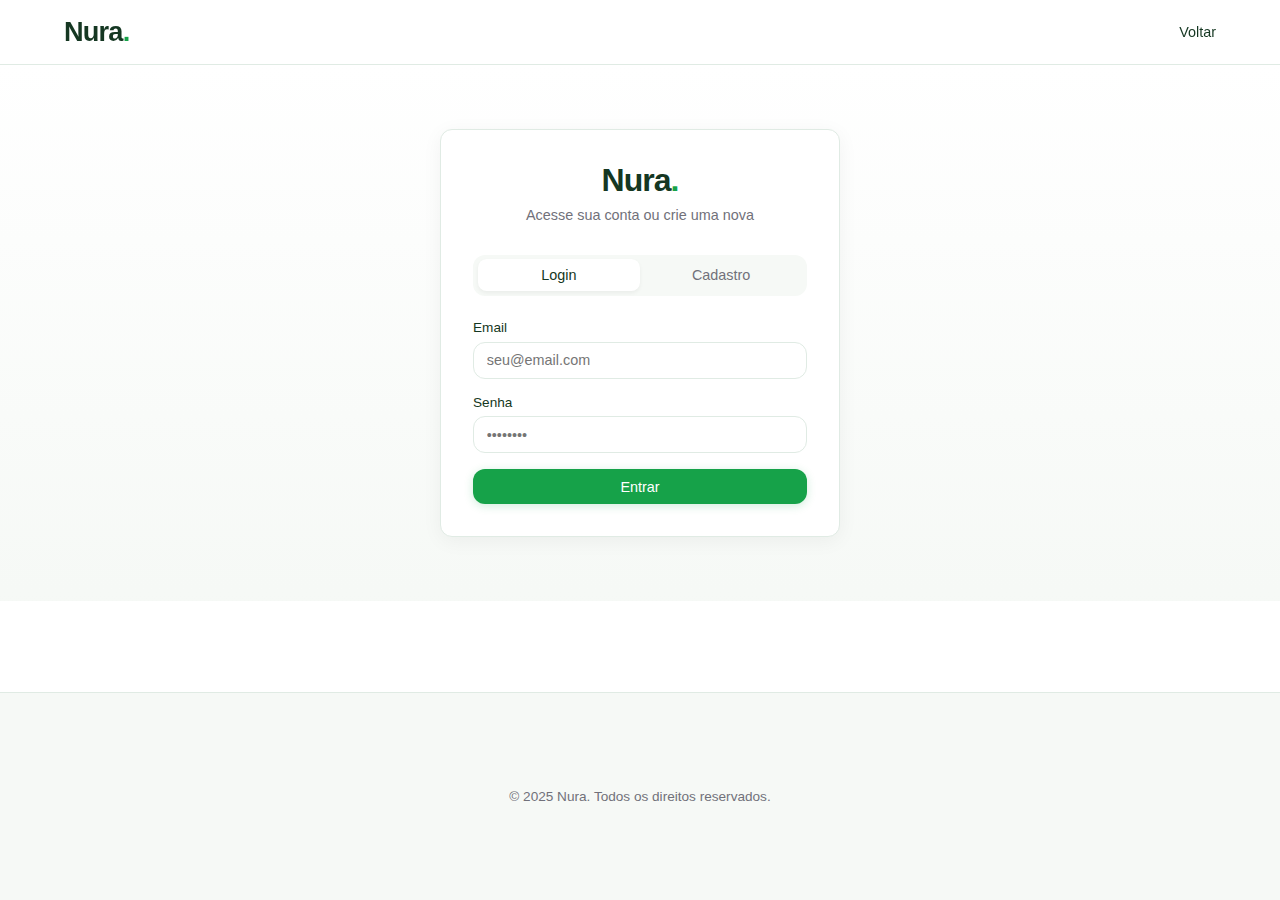
<file: pages/cadastro.html>
<!DOCTYPE html>
<html lang="pt-BR">

<head>
    <meta charset="UTF-8">
    <meta name="viewport" content="width=device-width, initial-scale=1.0">
    <title>Nura - Acessar Conta</title>

    <link rel="stylesheet" href="../styles/style.css">
    <link rel="manifest" href="../manifest.json">
    <meta name="theme-color" content="#16a34a">

    <script src="https://unpkg.com/@phosphor-icons/web"></script>
</head>

<body>

    <header>
        <div class="container header-inner">
            <a href="../index.html" class="logo">Nura<span>.</span></a>
            <a href="../index.html" style="font-size: 0.9rem; display: flex; align-items: center; gap: 0.5rem;">
                <i class="ph-bold ph-arrow-left"></i> Voltar
            </a>
        </div>
    </header>

    <div class="auth-wrapper">
        <div class="auth-card">
            <div class="auth-header">
                <h1 class="logo" style="font-size: 2rem; margin-bottom: 0.5rem;">Nura<span>.</span></h1>
                <p style="color: var(--muted); font-size: 0.9rem;">Acesse sua conta ou crie uma nova</p>
            </div>

            <div class="tabs">
                <button class="tab-btn active" data-target="login-form">Login</button>
                <button class="tab-btn" data-target="signup-form">Cadastro</button>
            </div>

            <div id="login-form" class="form-content active">
                <form id="form-login">
                    <div class="form-group">
                        <label>Email</label>
                        <input type="email" id="login-email" class="input" placeholder="seu@email.com" required>
                    </div>
                    <div class="form-group">
                        <label>Senha</label>
                        <input type="password" id="login-senha" class="input" placeholder="••••••••" required>
                    </div>
                    <button type="submit" id="btn-entrar" class="btn btn-primary btn-full">Entrar</button>
                </form>
            </div>

            <div id="signup-form" class="form-content">
                <form id="form-cadastro">
                    <div class="form-group">
                        <label>Nome Completo</label>
                        <input type="text" id="cadastro-nome" class="input" placeholder="Seu nome" required>
                    </div>
                    <div class="form-group">
                        <label>Email</label>
                        <input type="email" id="cadastro-email" class="input" placeholder="seu@email.com" required>
                    </div>
                    <div class="form-group">
                        <label>Senha</label>
                        <input type="password" id="cadastro-senha" class="input" placeholder="••••••••" required>
                    </div>
                    <button type="submit" id="btn-cadastrar" class="btn btn-primary btn-full">Criar Conta</button>
                </form>
            </div>
        </div>
    </div>

    <footer>
        <div class="container" style="text-align: center; padding: 2rem 0;">
            <p style="color: var(--muted); font-size: 0.85rem;">&copy; 2025 Nura. Todos os direitos reservados.</p>
        </div>
    </footer>

    <script src="../scripts/script.js"></script>

    <script type="module">
        // 1. Importar Firebase
        import { initializeApp } from "https://www.gstatic.com/firebasejs/12.6.0/firebase-app.js";
        import {
            getAuth,
            createUserWithEmailAndPassword,
            signInWithEmailAndPassword,
            updateProfile
        } from "https://www.gstatic.com/firebasejs/12.6.0/firebase-auth.js";

        // 2. Configuração
        const firebaseConfig = {
            apiKey: "AIzaSyCeROxrEbhuDM4hS-QOAnK5mEZbC39ZyPI",
            authDomain: "nura-3c4e9.firebaseapp.com",
            projectId: "nura-3c4e9",
            storageBucket: "nura-3c4e9.firebasestorage.app",
            messagingSenderId: "412561169474",
            appId: "1:412561169474:web:be7508b7c01da8a3b6a1db",
            measurementId: "G-LGPRRZQ26C"
        };

        // 3. Inicializar
        const app = initializeApp(firebaseConfig);
        const auth = getAuth(app);
        console.log("Firebase conectado com sucesso!");

        // 4. Lógica de CADASTRO
        document.getElementById('form-cadastro').addEventListener('submit', async (e) => {
            e.preventDefault();

            const nome = document.getElementById('cadastro-nome').value;
            const email = document.getElementById('cadastro-email').value;
            const senha = document.getElementById('cadastro-senha').value;
            const btn = document.getElementById('btn-cadastrar');

            try {
                btn.innerText = "Criando...";
                btn.disabled = true;

                // Cria usuário
                const userCredential = await createUserWithEmailAndPassword(auth, email, senha);
                const user = userCredential.user;

                // Atualiza nome
                await updateProfile(user, { displayName: nome });

                alert("Conta criada com sucesso! Redirecionando...");
                window.location.href = "perfil.html";

            } catch (error) {
                console.error(error);
                btn.innerText = "Criar Conta";
                btn.disabled = false;

                let mensagem = "Erro ao criar conta.";
                if (error.code === 'auth/email-already-in-use') mensagem = "Este email já está em uso.";
                if (error.code === 'auth/weak-password') mensagem = "A senha é muito fraca (mínimo 6 caracteres).";
                if (error.code === 'auth/invalid-email') mensagem = "Email inválido.";

                alert(mensagem);
            }
        });

        // 5. Lógica de LOGIN
        document.getElementById('form-login').addEventListener('submit', async (e) => {
            e.preventDefault();

            const email = document.getElementById('login-email').value;
            const senha = document.getElementById('login-senha').value;
            const btn = document.getElementById('btn-entrar');

            try {
                btn.innerText = "Entrando...";
                btn.disabled = true;

                await signInWithEmailAndPassword(auth, email, senha);

                // Se der certo, vai pro perfil
                window.location.href = "perfil.html";

            } catch (error) {
                console.error(error);
                btn.innerText = "Entrar";
                btn.disabled = false;

                let mensagem = "Erro ao entrar.";
                if (error.code === 'auth/user-not-found' || error.code === 'auth/wrong-password' || error.code === 'auth/invalid-credential') {
                    mensagem = "Email ou senha incorretos.";
                }

                alert(mensagem);
            }
        });
    </script>
</body>

</html>
</file>
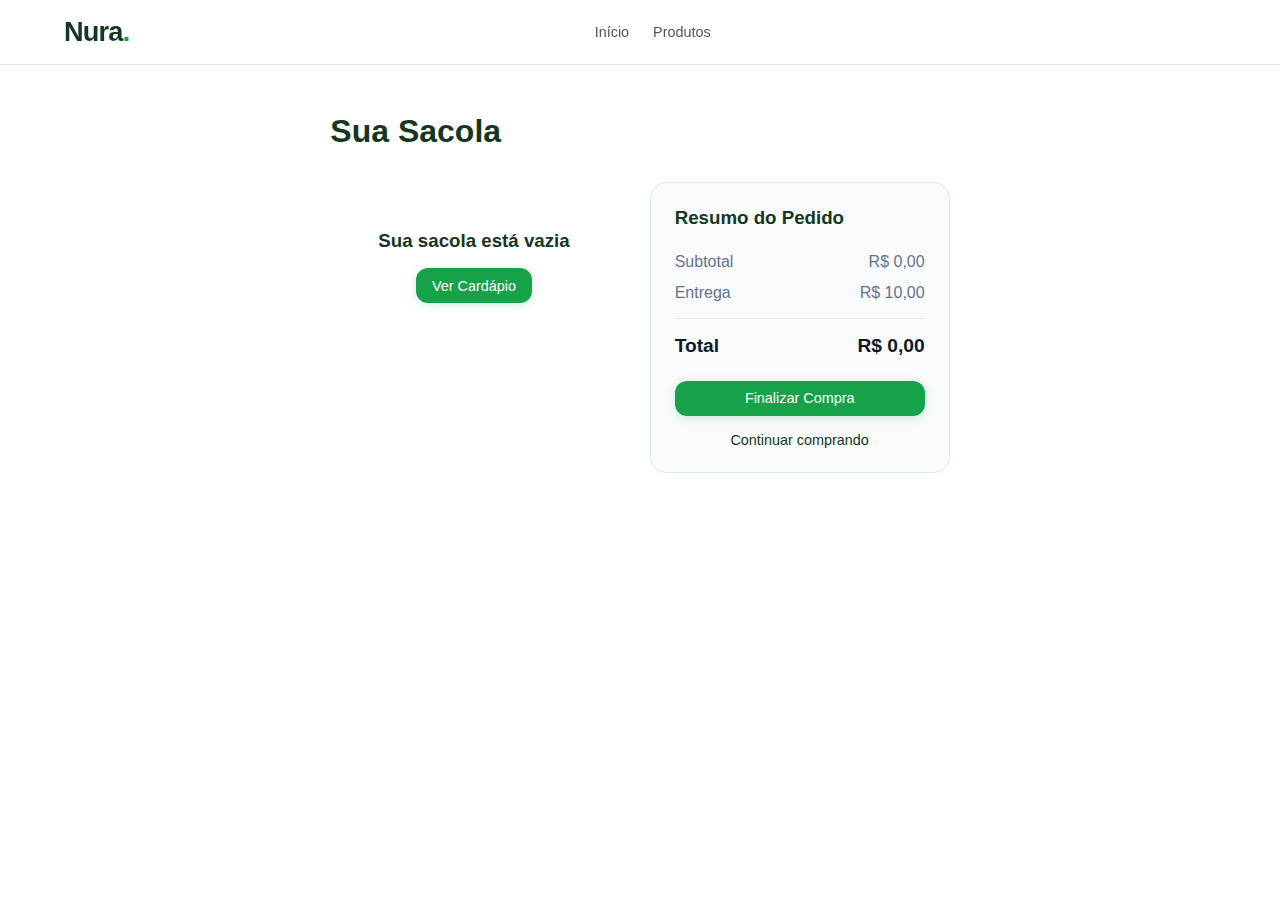
<file: pages/carrinho.html>
<!DOCTYPE html>
<html lang="pt-BR">

<head>
  <meta charset="UTF-8">
  <title>Nura - Carrinho</title>
  <link rel="stylesheet" href="../styles/style.css">
  <link rel="manifest" href="../manifest.json">
  <meta name="theme-color" content="#16a34a">
  <script src="https://unpkg.com/@phosphor-icons/web"></script>
</head>

<body>

  <header>
    <div class="container header-inner">
      <a href="../index.html" class="logo">Nura<span>.</span></a>
      <nav class="nav-links">
        <a href="../index.html">Início</a>
        <a href="produtos.html">Produtos</a>
      </nav>
      <div class="header-actions" style="display: flex; align-items: center; gap: 0.5rem;">
        <span id="header-user-display" style="font-size: 0.9rem; font-weight: 600; color: var(--primary-dark);"></span>
        <a href="perfil.html" class="btn btn-ghost"><i class="ph ph-user" style="font-size: 1.3rem;"></i></a>
      </div>
    </div>
  </header>

  <main class="container" style="padding: 3rem 0; max-width: 900px;">
    <h1 style="margin-bottom: 2rem; font-size: 2rem;">Sua Sacola</h1>

    <div style="display: grid; grid-template-columns: 1fr 300px; gap: 2rem;">

      <div id="cart-items-container">
      </div>

      <div style="height: fit-content;">
        <div style="background: #f8fafc; padding: 1.5rem; border-radius: 1rem; border: 1px solid var(--border);">
          <h3 style="margin-bottom: 1.5rem;">Resumo do Pedido</h3>

          <div style="display: flex; justify-content: space-between; margin-bottom: 0.8rem; color: #64748b;">
            <span>Subtotal</span>
            <span id="resumo-subtotal">R$ 0,00</span>
          </div>
          <div style="display: flex; justify-content: space-between; margin-bottom: 0.8rem; color: #64748b;">
            <span>Entrega</span>
            <span>R$ 10,00</span>
          </div>

          <div style="height: 1px; background: var(--border); margin: 1rem 0;"></div>

          <div
            style="display: flex; justify-content: space-between; margin-bottom: 1.5rem; font-size: 1.2rem; font-weight: 800; color: #0f172a;">
            <span>Total</span>
            <span id="resumo-total">R$ 0,00</span>
          </div>

          <button class="btn btn-primary btn-full" onclick="alert('Compra finalizada com sucesso! (Simulação)')">
            Finalizar Compra
          </button>
          <a href="produtos.html"
            style="display: block; text-align: center; margin-top: 1rem; font-size: 0.9rem; color: var(--primary-dark);">Continuar
            comprando</a>
        </div>
      </div>
    </div>

    <style>
      @media (max-width: 768px) {
        div[style*="grid-template-columns"] {
          grid-template-columns: 1fr !important;
        }
      }
    </style>
  </main>

  <script src="../scripts/script.js"></script>

  <script type="module">
    import { initializeApp } from "https://www.gstatic.com/firebasejs/12.6.0/firebase-app.js";
    import { getAuth, onAuthStateChanged } from "https://www.gstatic.com/firebasejs/12.6.0/firebase-auth.js";

    const firebaseConfig = {
      apiKey: "AIzaSyCeROxrEbhuDM4hS-QOAnK5mEZbC39ZyPI",
      authDomain: "nura-3c4e9.firebaseapp.com",
      projectId: "nura-3c4e9",
      storageBucket: "nura-3c4e9.firebasestorage.app",
      messagingSenderId: "412561169474",
      appId: "1:412561169474:web:be7508b7c01da8a3b6a1db",
      measurementId: "G-LGPRRZQ26C"
    };

    const app = initializeApp(firebaseConfig);
    const auth = getAuth(app);

    onAuthStateChanged(auth, (user) => {
      const display = document.getElementById('header-user-display');
      if (user && display) {
        display.innerText = `Olá, ${user.displayName ? user.displayName.split(' ')[0] : 'Usuário'}`;
      }
    });
  </script>
</body>

</html>
</file>
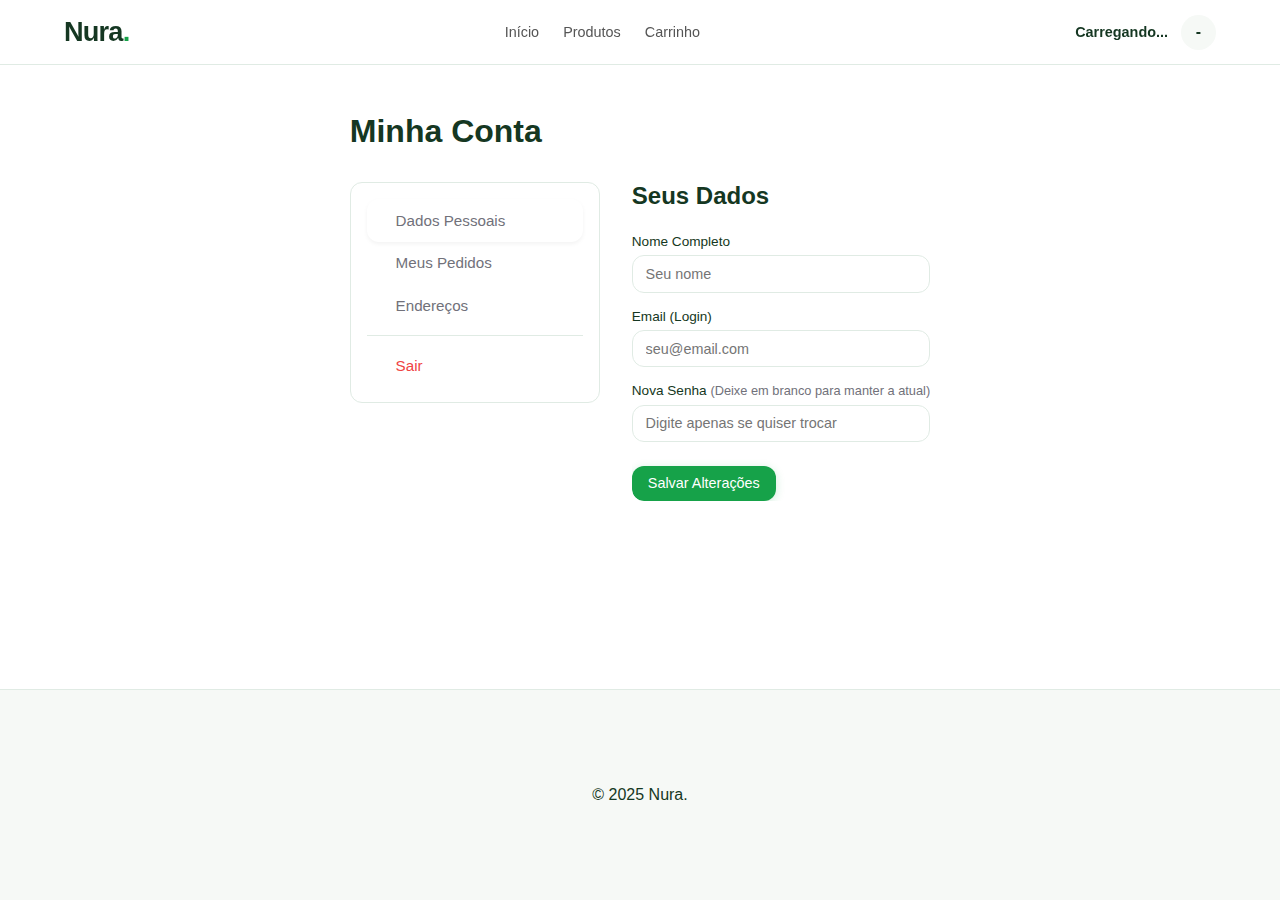
<file: pages/perfil.html>
<!DOCTYPE html>
<html lang="pt-BR">

<head>
    <meta charset="UTF-8">
    <meta name="viewport" content="width=device-width, initial-scale=1.0">
    <title>Nura - Meu Perfil</title>

    <link rel="stylesheet" href="../styles/style.css">
    <link rel="manifest" href="../manifest.json">
    <meta name="theme-color" content="#16a34a">
    <script src="https://unpkg.com/@phosphor-icons/web"></script>
    <style>
        .form-group {
            margin-bottom: 1rem;
            width: 100%;
        }

        .input {
            width: 100%;
            box-sizing: border-box;
        }
    </style>
</head>

<body>

    <header>
        <div class="container header-inner">
            <a href="../index.html" class="logo">Nura<span>.</span></a>
            <nav class="nav-links">
                <a href="../index.html">Início</a>
                <a href="produtos.html">Produtos</a>
                <a href="carrinho.html">Carrinho</a>
            </nav>

            <div class="header-actions" style="display: flex; align-items: center; gap: 0.5rem;">

                <span id="header-user-display"
                    style="font-size: 0.9rem; font-weight: 600; color: var(--primary-dark); margin-right: 5px;">Carregando...</span>

                <div style="width: 35px; height: 35px; background: var(--secondary); border-radius: 50%; display: flex; align-items: center; justify-content: center; color: var(--primary-dark); font-weight: bold;"
                    id="header-user-avatar">
                    -
                </div>
            </div>
        </div>
    </header>

    <main class="container" style="padding: 3rem 1.5rem;">
        <h1 style="font-size: 2rem; margin-bottom: 2rem;">Minha Conta</h1>

        <div class="profile-grid">
            <aside class="profile-sidebar">
                <nav class="sidebar-menu">
                    <button class="sidebar-link tab-btn active" data-target="personal-data"><i class="ph ph-user"></i>
                        Dados Pessoais</button>
                    <button class="sidebar-link tab-btn" data-target="orders"><i class="ph ph-package"></i> Meus
                        Pedidos</button>
                    <button class="sidebar-link tab-btn" data-target="addresses"><i class="ph ph-map-pin"></i>
                        Endereços</button>
                    <div style="height: 1px; background: var(--border); margin: 0.5rem 0;"></div>
                    <button id="btn-logout-firebase" class="sidebar-link" style="color: #ef4444;"><i
                            class="ph ph-sign-out"></i> Sair</button>
                </nav>
            </aside>

            <section class="profile-content">
                <div id="personal-data" class="form-content active">
                    <div class="card" style="box-shadow: none; padding: 0; border: none;">
                        <div class="card-content" style="padding: 0;">
                            <h2 style="font-size: 1.5rem; margin-bottom: 1.5rem;">Seus Dados</h2>
                            <form id="form-perfil">
                                <div class="form-group">
                                    <label for="input-nome">Nome Completo</label>
                                    <input type="text" id="input-nome" class="input" placeholder="Seu nome">
                                </div>
                                <div class="form-group">
                                    <label for="input-email">Email (Login)</label>
                                    <input type="email" id="input-email" class="input" placeholder="seu@email.com">
                                </div>
                                <div class="form-group">
                                    <label for="input-senha">Nova Senha <span
                                            style="font-weight: normal; font-size: 0.8rem; color: var(--muted);">(Deixe
                                            em branco para manter a atual)</span></label>
                                    <input type="password" id="input-senha" class="input"
                                        placeholder="Digite apenas se quiser trocar">
                                </div>
                                <div style="margin-top: 1.5rem;">
                                    <button type="submit" id="btn-salvar" class="btn btn-primary">Salvar
                                        Alterações</button>
                                </div>
                            </form>
                        </div>
                    </div>
                </div>

                <div id="orders" class="form-content">
                    <h2 style="font-size: 1.5rem; margin-bottom: 1.5rem;">Histórico de Pedidos</h2>
                    <div class="card"
                        style="text-align: center; padding: 4rem 2rem; display: flex; flex-direction: column; align-items: center; justify-content: center;">
                        <div style="font-size: 5rem; color: var(--muted); margin-bottom: 1.5rem; opacity: 0.5;">
                            <i class="ph-thin ph-shopping-bag-open"></i>
                        </div>
                        <h3 style="font-size: 1.5rem; margin-bottom: 0.5rem; font-weight: 600;">Você ainda não fez
                            nenhum pedido.</h3>
                        <p style="color: var(--muted); margin-bottom: 2rem; font-size: 1.1rem;">Que tal explorar nosso
                            cardápio?</p>
                        <a href="produtos.html" class="btn btn-primary"
                            style="padding: 0.8rem 2rem; font-size: 1.1rem;">Fazer Pedido</a>
                    </div>
                </div>

                <div id="addresses" class="form-content">
                    <h2 style="font-size: 1.5rem; margin-bottom: 1.5rem;">Meus Endereços</h2>
                    <div class="card">
                        <p style="color: var(--muted); text-align: center; padding: 2rem;">Nenhum endereço cadastrado.
                        </p>
                    </div>
                </div>
            </section>
        </div>
    </main>

    <footer>
        <div class="container" style="text-align: center; padding: 2rem 0;">&copy; 2025 Nura.</div>
    </footer>

    <script src="../scripts/script.js"></script>

    <script type="module">
        import { initializeApp } from "https://www.gstatic.com/firebasejs/12.6.0/firebase-app.js";
        import { getAuth, onAuthStateChanged, signOut, updateProfile, updateEmail, updatePassword } from "https://www.gstatic.com/firebasejs/12.6.0/firebase-auth.js";

        const firebaseConfig = {
            apiKey: "AIzaSyCeROxrEbhuDM4hS-QOAnK5mEZbC39ZyPI",
            authDomain: "nura-3c4e9.firebaseapp.com",
            projectId: "nura-3c4e9",
            storageBucket: "nura-3c4e9.firebasestorage.app",
            messagingSenderId: "412561169474",
            appId: "1:412561169474:web:be7508b7c01da8a3b6a1db",
            measurementId: "G-LGPRRZQ26C"
        };

        const app = initializeApp(firebaseConfig);
        const auth = getAuth(app);
        let currentUser = null;

        onAuthStateChanged(auth, (user) => {
            if (user) {
                currentUser = user;
                const nome = user.displayName || "";

                // ATUALIZA O HEADER
                document.getElementById('header-user-display').innerText = `Olá, ${nome.split(' ')[0] || 'Usuário'}`;
                document.getElementById('header-user-avatar').innerText = (nome.charAt(0) || 'U').toUpperCase();

                // ATUALIZA OS CAMPOS
                document.getElementById('input-nome').value = nome;
                document.getElementById('input-email').value = user.email;
            } else {
                window.location.href = "cadastro.html";
            }
        });

        document.getElementById('form-perfil').addEventListener('submit', async (e) => {
            e.preventDefault();
            const novoNome = document.getElementById('input-nome').value;
            const novoEmail = document.getElementById('input-email').value;
            const novaSenha = document.getElementById('input-senha').value;
            const btnSalvar = document.getElementById('btn-salvar');

            if (!currentUser) return;

            btnSalvar.innerText = "Salvando...";
            btnSalvar.disabled = true;
            const promises = [];
            let mensagens = [];

            try {
                if (novoNome !== currentUser.displayName) {
                    promises.push(updateProfile(currentUser, { displayName: novoNome }).then(() => mensagens.push("Nome atualizado")));
                }
                if (novoEmail !== currentUser.email) {
                    promises.push(updateEmail(currentUser, novoEmail).then(() => mensagens.push("Email atualizado")));
                }
                if (novaSenha.length > 0) {
                    if (novaSenha.length < 6) throw new Error("A nova senha deve ter no mínimo 6 caracteres.");
                    promises.push(updatePassword(currentUser, novaSenha).then(() => mensagens.push("Senha atualizada")));
                }

                if (promises.length === 0) {
                    alert("Nenhuma alteração detectada.");
                    btnSalvar.innerText = "Salvar Alterações";
                    btnSalvar.disabled = false;
                    return;
                }

                await Promise.all(promises);
                alert("Sucesso!\n" + mensagens.join("\n"));

                // Atualiza visual
                if (mensagens.includes("Nome atualizado")) {
                    document.getElementById('header-user-display').innerText = `Olá, ${novoNome.split(' ')[0]}`;
                    document.getElementById('header-user-avatar').innerText = novoNome.charAt(0).toUpperCase();
                }
                document.getElementById('input-senha').value = "";

            } catch (error) {
                console.error(error);
                if (error.code === 'auth/requires-recent-login') alert("Por segurança, faça login novamente para alterar e-mail ou senha.");
                else alert("Erro: " + error.message);
            } finally {
                btnSalvar.innerText = "Salvar Alterações";
                btnSalvar.disabled = false;
            }
        });

        document.getElementById('btn-logout-firebase').addEventListener('click', async () => {
            await signOut(auth);
            window.location.href = "cadastro.html";
        });
    </script>
</body>

</html>
</file>
<file: styles/style.css>
:root {
  /* Cores Nura (Baseado no seu Tailwind config) */
  --background: hsl(0, 0%, 100%);
  --foreground: hsl(142, 45%, 15%);
  
  --primary: hsl(142, 76%, 36%);
  --primary-hover: hsl(142, 86%, 30%);
  --primary-foreground: hsl(0, 0%, 100%);
  
  --secondary: hsl(120, 20%, 97%);
  --secondary-foreground: hsl(142, 45%, 15%);
  
  --accent: hsl(24, 95%, 65%);
  --accent-foreground: hsl(0, 0%, 100%);
  
  --muted: hsl(240, 3.8%, 46.1%);
  --muted-foreground: hsl(240, 3.8%, 46.1%);
  
  --border: hsl(142, 20%, 90%);
  --radius: 0.75rem;
  
  --font-main: 'Inter', sans-serif;
}

/* Reset */
* { margin: 0; padding: 0; box-sizing: border-box; outline: none; }
body { font-family: var(--font-main); background: var(--background); color: var(--foreground); display: flex; flex-direction: column; min-height: 100vh; }
a { text-decoration: none; color: inherit; transition: 0.2s; }
ul { list-style: none; }
img { max-width: 100%; display: block; }

/* --- UTILITÁRIOS --- */
.container { max-width: 1200px; margin: 0 auto; padding: 0 1.5rem; }
.text-gradient {
  background: linear-gradient(to right, var(--primary), var(--accent), var(--primary));
  background-size: 200% auto;
  -webkit-background-clip: text;
  color: transparent;
  animation: gradient 3s linear infinite;
}
@keyframes gradient { 0% { background-position: 0% 50%; } 50% { background-position: 100% 50%; } 100% { background-position: 0% 50%; } }

/* --- HEADER --- */
header { position: sticky; top: 0; z-index: 50; background: rgba(255,255,255,0.8); backdrop-filter: blur(10px); border-bottom: 1px solid var(--border); }
.header-inner { display: flex; height: 4rem; align-items: center; justify-content: space-between; }
.logo {
    font-family: var(--font-main);
    font-size: 1.7rem;      /* Um pouco maior para destaque */
    font-weight: 800;       /* Bem negrito */
    color: var(--foreground); /* Cor escura (quase preto) */
    letter-spacing: -0.03em; /* Letras levemente mais juntas (toque moderno) */
    text-decoration: none;
}
.logo span {
    color: var(--primary);
}
.nav-links { display: flex; gap: 1.5rem; }
.nav-links a { font-size: 0.9rem; font-weight: 500; color: #555; }
.nav-links a:hover { color: var(--primary); }
.header-actions { display: flex; gap: 0.5rem; align-items: center; }

/* --- BOTÕES --- */
.btn { display: inline-flex; align-items: center; justify-content: center; padding: 0.6rem 1rem; border-radius: var(--radius); font-weight: 500; cursor: pointer; border: none; transition: 0.2s; gap: 0.5rem; font-size: 0.9rem; }
.btn-ghost { background: transparent; color: var(--foreground); }
.btn-ghost:hover { background: var(--secondary); }
.btn-primary { background: var(--primary); color: white; box-shadow: 0 2px 10px rgba(22, 163, 74, 0.2); }
.btn-primary:hover { background: var(--primary-hover); }
.btn-full { width: 100%; }

/* --- CARDS --- */
.card { background: white; border: 1px solid var(--border); border-radius: var(--radius); overflow: hidden; transition: all 0.3s; display: flex; flex-direction: column; position: relative; }
.card:hover { transform: translateY(-4px); box-shadow: 0 10px 25px -5px rgba(0, 0, 0, 0.1); }
.card-img-wrapper { position: relative; aspect-ratio: 1/1; overflow: hidden; }
.card-img { width: 100%; height: 100%; object-fit: cover; transition: 0.5s; }
.card:hover .card-img { transform: scale(1.05); }
.card-badge { position: absolute; top: 0.5rem; right: 0.5rem; background: var(--accent); color: white; font-size: 0.75rem; padding: 0.2rem 0.6rem; border-radius: 1rem; font-weight: 600; }
.card-content { padding: 1rem; flex: 1; }
.card-title { font-size: 1.1rem; font-weight: 600; margin-bottom: 0.2rem; }
.card-desc { font-size: 0.85rem; color: var(--muted); margin-bottom: 1rem; display: -webkit-box; -webkit-line-clamp: 2; -webkit-box-orient: vertical; overflow: hidden; }
.card-price { font-size: 1.25rem; font-weight: 700; color: var(--primary); }
.card-footer { padding: 1rem; padding-top: 0; }

/* --- CARROSSEL (Customizado para substituir Shadcn) --- */
.carousel-container { position: relative; width: 100%; overflow: hidden; padding: 1rem 0; }
.carousel-track { display: flex; transition: transform 0.5s ease-in-out; gap: 1rem; }
.carousel-item { min-width: 100%; flex: 0 0 100%; } /* Mobile: 1 item */
@media (min-width: 768px) { .carousel-item { min-width: calc(33.333% - 0.66rem); flex: 0 0 calc(33.333% - 0.66rem); } } /* Desktop: 3 items */

.carousel-btn { position: absolute; top: 50%; transform: translateY(-50%); background: white; border: 1px solid var(--border); width: 40px; height: 40px; border-radius: 50%; display: flex; align-items: center; justify-content: center; cursor: pointer; box-shadow: 0 4px 12px rgba(0,0,0,0.1); z-index: 10; transition: 0.2s; }
.carousel-btn:hover { background: var(--secondary); }
.prev-btn { left: 0; }
.next-btn { right: 0; }

/* --- AUTH (Login/Cadastro Tabs) --- */
.auth-wrapper { display: flex; align-items: center; justify-content: center; min-height: calc(100vh - 4rem - 300px); padding: 2rem; background: linear-gradient(to bottom, var(--background), var(--secondary)); }
.auth-card { width: 100%; max-width: 400px; background: white; border: 1px solid var(--border); border-radius: var(--radius); padding: 2rem; box-shadow: 0 4px 20px rgba(0,0,0,0.05); }
.auth-header { text-align: center; margin-bottom: 2rem; }

/* Abas */
.tabs { display: grid; grid-template-columns: 1fr 1fr; background: var(--secondary); padding: 0.3rem; border-radius: var(--radius); margin-bottom: 1.5rem; }
.tab-btn { padding: 0.5rem; border-radius: calc(var(--radius) - 0.2rem); border: none; background: transparent; font-weight: 500; cursor: pointer; font-size: 0.9rem; color: var(--muted); }
.tab-btn.active { background: white; color: var(--foreground); box-shadow: 0 2px 4px rgba(0,0,0,0.05); }

.form-content { display: none; animation: fadeIn 0.3s ease; }
.form-content.active { display: block; }
@keyframes fadeIn { from { opacity: 0; transform: translateY(5px); } to { opacity: 1; transform: translateY(0); } }

.form-group { margin-bottom: 1rem; }
.form-group label { display: block; font-size: 0.85rem; font-weight: 500; margin-bottom: 0.4rem; }
.input { width: 100%; padding: 0.6rem 0.8rem; border-radius: var(--radius); border: 1px solid var(--border); font-size: 0.9rem; transition: 0.2s; }
.input:focus { border-color: var(--primary); box-shadow: 0 0 0 2px rgba(22, 163, 74, 0.2); }

/* --- PÁGINA DE PERFIL --- */

/* Layout Grid: Sidebar + Conteúdo */
.profile-grid {
    display: grid;
    grid-template-columns: 250px 1fr;
    gap: 2rem;
    align-items: start;
}

@media (max-width: 768px) {
    .profile-grid {
        grid-template-columns: 1fr; /* Vira uma coluna só no mobile */
    }
}

/* Sidebar */
.profile-sidebar {
    background: white;
    border: 1px solid var(--border);
    border-radius: var(--radius);
    padding: 1rem;
}

.sidebar-menu button.sidebar-link { /* Alvo apenas botões com essa classe */
    display: flex;
    align-items: center;
    gap: 0.8rem;
    width: 100%;
    padding: 0.8rem 1rem;
    border-radius: var(--radius);
    border: none;
    background: transparent;
    color: var(--muted-foreground); /* Usando a cor que definimos antes, ou #555 */
    font-size: 0.95rem;
    font-weight: 500;
    cursor: pointer;
    transition: 0.2s;
    text-align: left;
    font-family: inherit;
}
.sidebar-menu a.sidebar-link { /* Para o link de sair */
    display: flex;
    align-items: center;
    gap: 0.8rem;
    width: 100%;
    padding: 0.8rem 1rem;
    border-radius: var(--radius);
    border: none;
    background: transparent;
    color: var(--muted-foreground); /* Usando a cor que definimos antes, ou #555 */
    font-size: 0.95rem;
    font-weight: 500;
    cursor: pointer;
    transition: 0.2s;
    text-align: left;
    font-family: inherit;
}


.sidebar-link:hover {
    background: var(--secondary);
    color: var(--foreground);
}

/* O Javascript vai adicionar a classe .active aqui também */
.sidebar-link.active {
    background: rgba(22, 163, 74, 0.1); /* Fundo verde claro */
    color: var(--primary);
    font-weight: 600;
}

/* Cards de Pedidos */
.order-card {
    background: white;
    border: 1px solid var(--border);
    border-radius: var(--radius);
    padding: 1.5rem;
    margin-bottom: 1rem;
    transition: 0.3s;
}

.order-header {
    display: flex;
    justify-content: space-between;
    align-items: flex-start;
    margin-bottom: 1rem;
}

.order-body {
    display: flex;
    justify-content: space-between;
    align-items: center;
}

.order-items {
    display: flex;
    flex-direction: column;
    gap: 0.2rem;
    font-size: 0.9rem;
    color: #555;
}

.order-total {
    font-weight: 700;
    font-size: 1.1rem;
    color: var(--foreground);
}

/* Status Badges (Etiquetas de Status) */
.status-badge {
    padding: 0.3rem 0.8rem;
    border-radius: 2rem;
    font-size: 0.75rem;
    font-weight: 700;
    text-transform: uppercase;
}

.status-delivered {
    background: rgba(22, 163, 74, 0.1);
    color: var(--primary);
}

.status-processing {
    background: #fff7ed; /* Laranja bem claro */
    color: #f97316; /* Laranja */
    border: 1px solid #ffedd5;
}

/* Grid de Endereços */
.address-grid {
    display: grid;
    grid-template-columns: repeat(auto-fill, minmax(240px, 1fr));
    gap: 1rem;
}

.address-card {
    background: white;
    border: 1px solid var(--border);
    border-radius: var(--radius);
    padding: 1.5rem;
    position: relative;
    cursor: pointer;
    transition: 0.3s;
}

.address-card:hover {
    border-color: var(--primary);
}

.address-card.active {
    border: 2px solid var(--primary);
}

.address-card.new-address {
    border: 2px dashed var(--border);
    display: flex;
    flex-direction: column;
    align-items: center;
    justify-content: center;
    min-height: 180px;
}

.address-card.new-address:hover {
    border-color: var(--primary);
    background: var(--secondary);
}

/* Footer */
footer { background: var(--secondary); border-top: 1px solid var(--border); padding: 4rem 0; margin-top: auto; }
</file>
